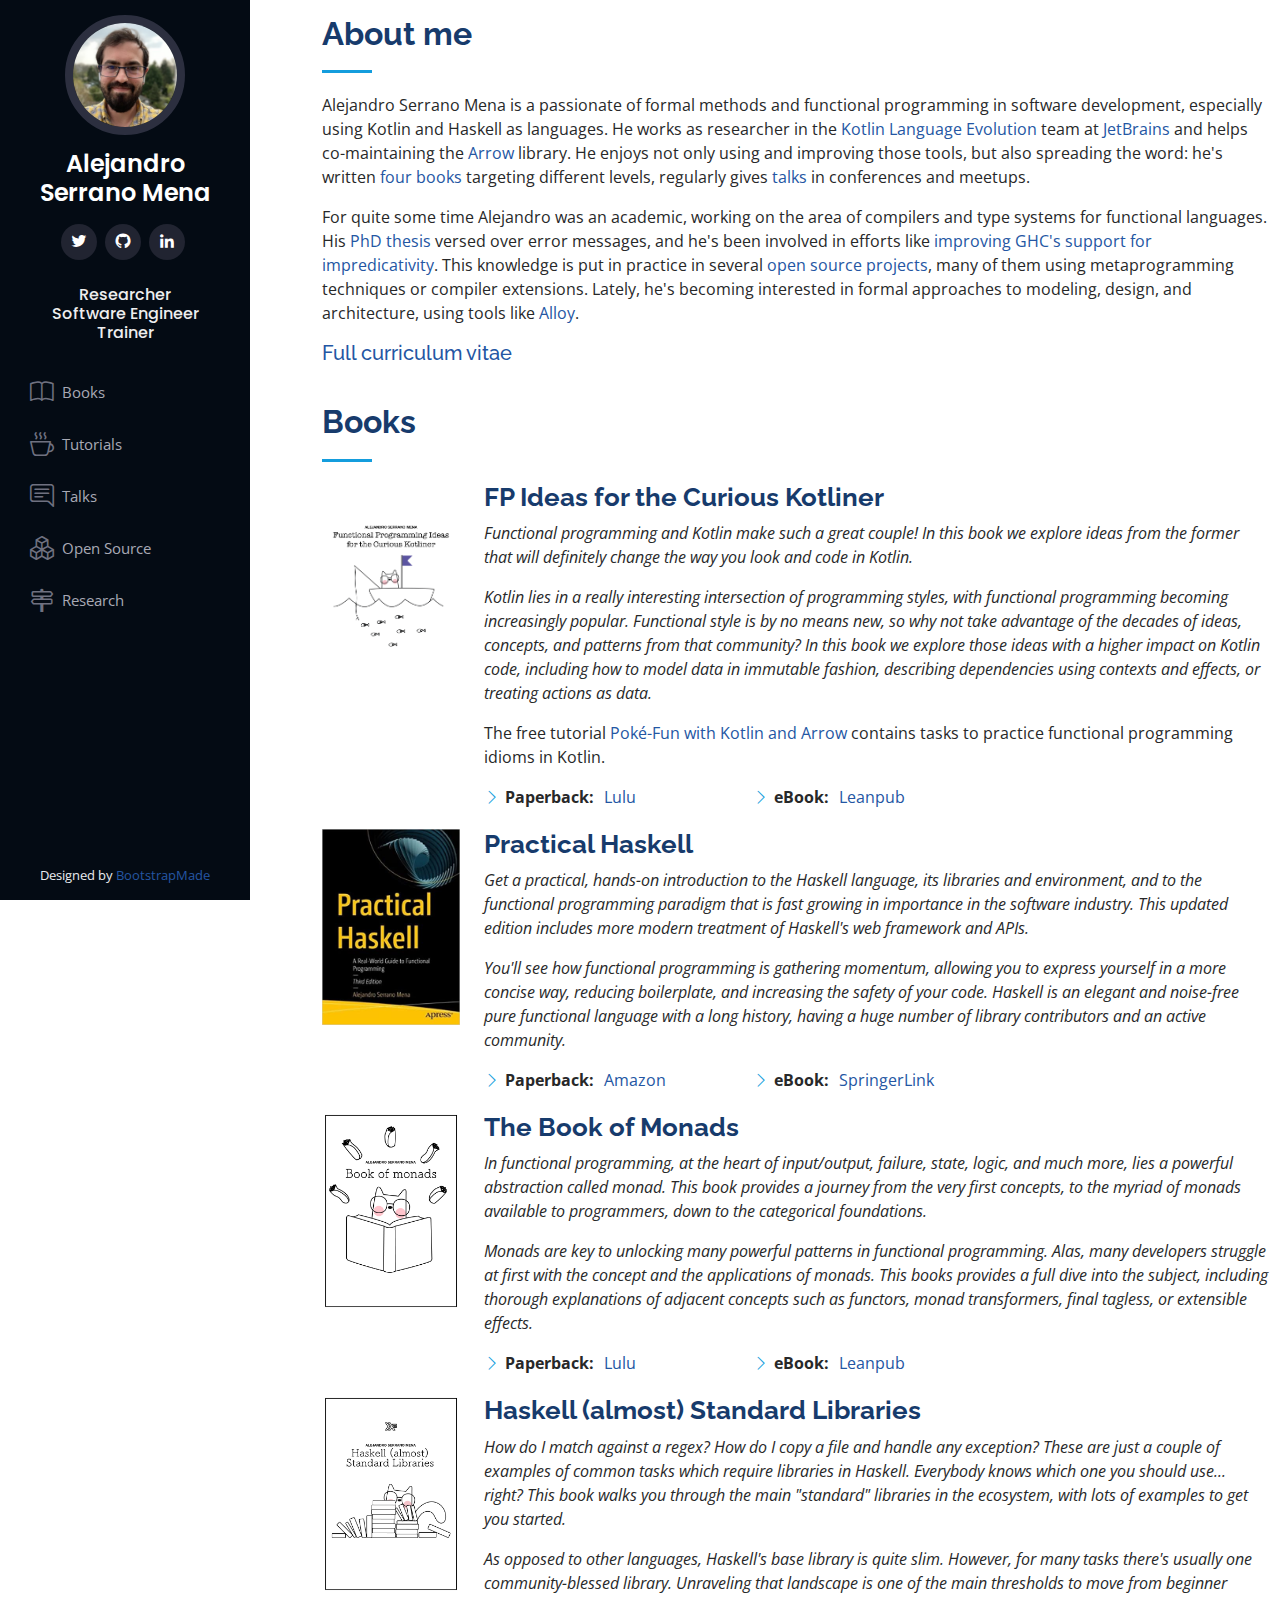
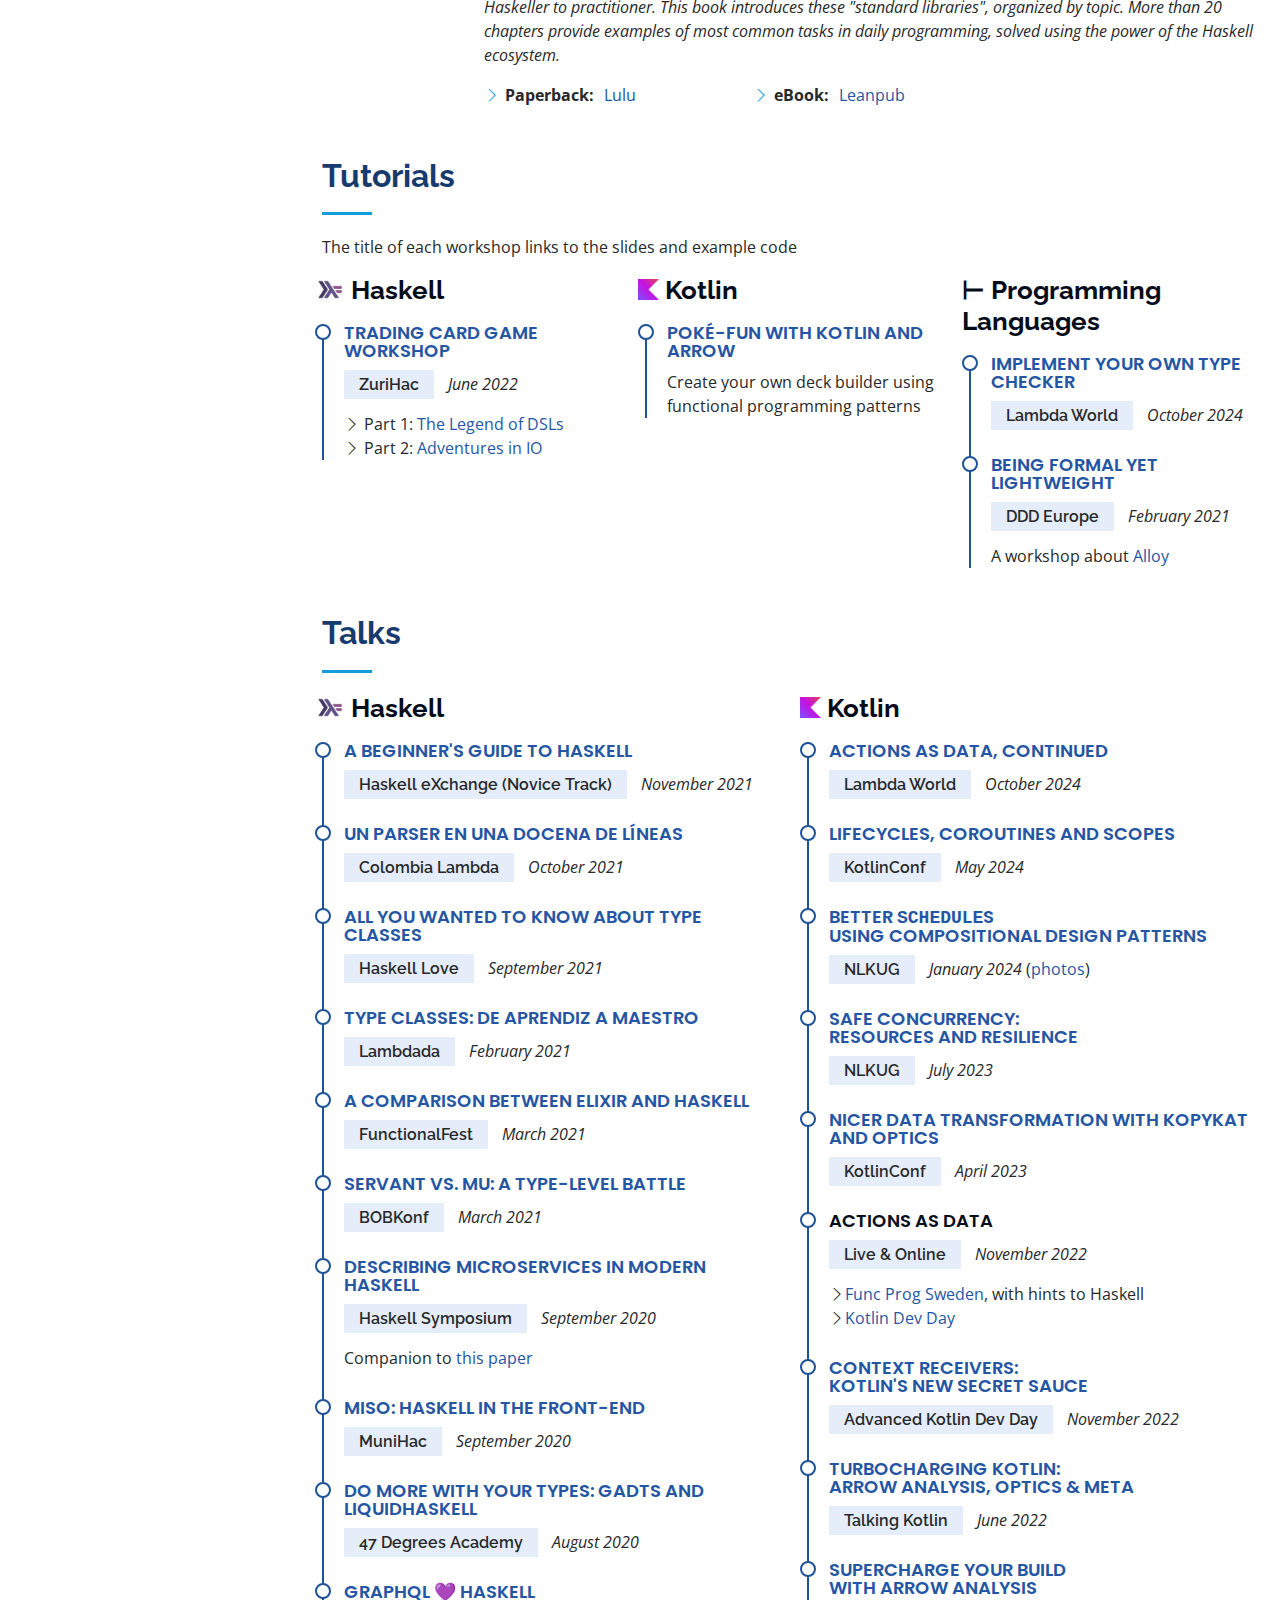
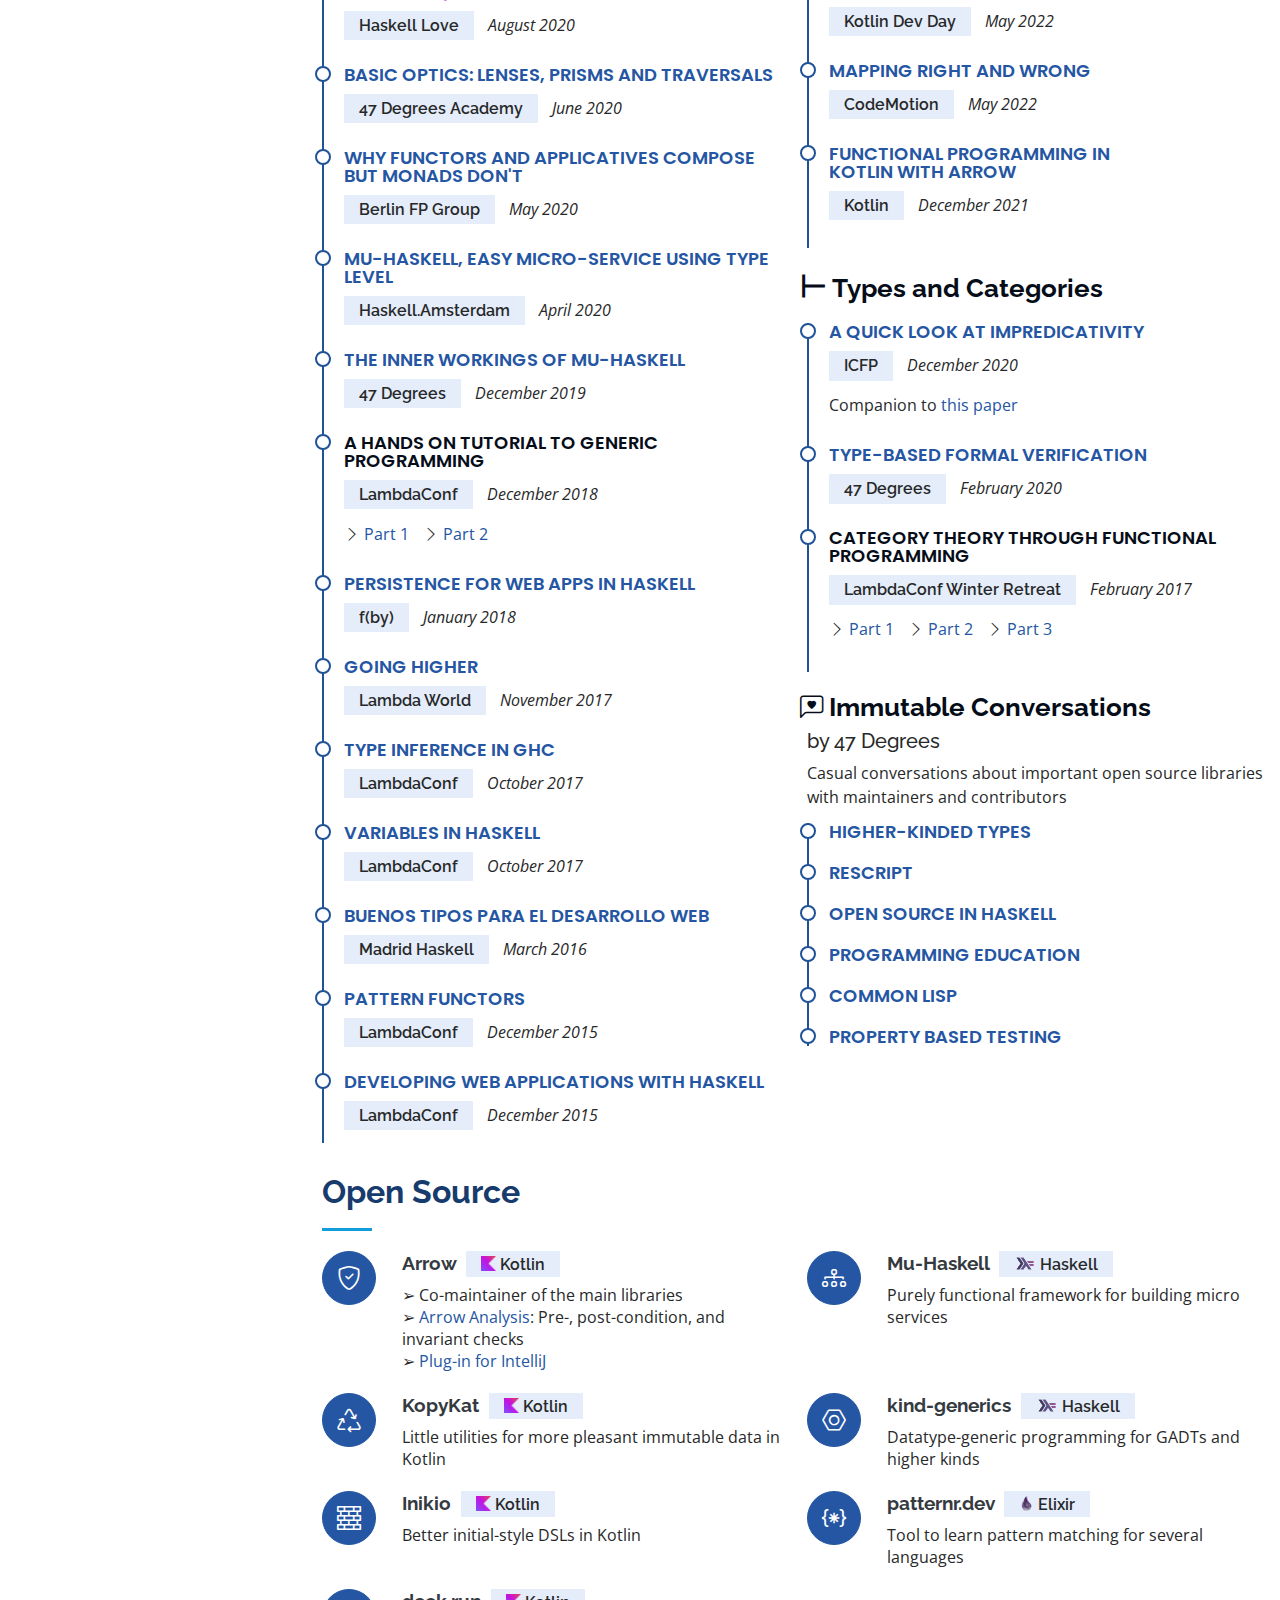
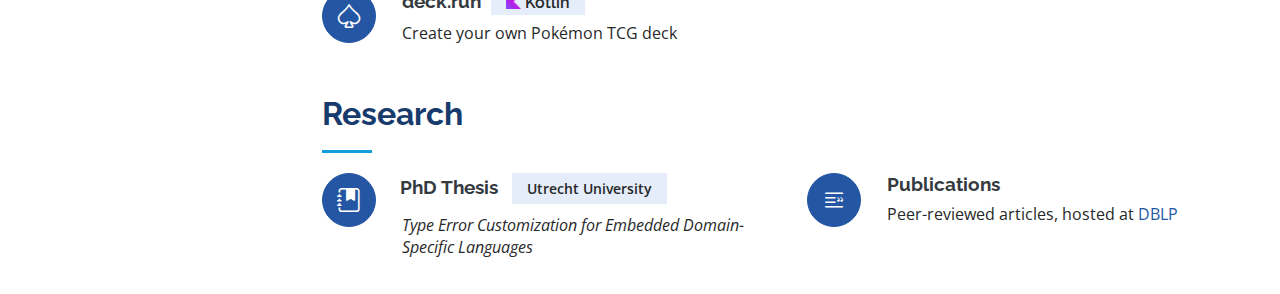
<file: index.html>
<!DOCTYPE html>
<html lang="en">

<head>
  <meta charset="utf-8">
  <meta content="width=device-width, initial-scale=1.0" name="viewport">

  <link rel="canonical" href="https://serranofp.com" />

  <title>Alejandro Serrano Mena</title>
  <meta content="Website of Alejandro Serrano Mena, software engineer and trainer specialized in functional programming in Haskell and Kotlin, and author of four books." name="description">
  <meta content="alejandro serrano, alejandro serrano mena, functional programming, haskell, kotlin, book of monads" name="keywords">

  <!-- Google Fonts -->
  <link href="https://fonts.googleapis.com/css?family=Open+Sans:300,300i,400,400i,600,600i,700,700i|Raleway:300,300i,400,400i,500,500i,600,600i,700,700i|Poppins:300,300i,400,400i,500,500i,600,600i,700,700i&display=swap" rel="stylesheet">

  <!-- Vendor CSS Files -->
  <link href="assets/vendor/aos/aos.css" rel="stylesheet">
  <link href="assets/vendor/bootstrap/css/bootstrap.min.css" rel="stylesheet">
  <link href="assets/vendor/bootstrap-icons/bootstrap-icons.css" rel="stylesheet">
  <link href="assets/vendor/boxicons/css/boxicons.min.css" rel="stylesheet">

  <!-- Template Main CSS File -->
  <link href="assets/css/style.css" rel="stylesheet">

  <!-- =======================================================
  * Template Name: iPortfolio - v3.9.0
  * Template URL: https://bootstrapmade.com/iportfolio-bootstrap-portfolio-websites-template/
  * Author: BootstrapMade.com
  * License: https://bootstrapmade.com/license/
  ======================================================== -->
</head>

<body>

  <!-- ======= Mobile nav toggle button ======= -->
  <i class="bi bi-list mobile-nav-toggle d-xl-none"></i>

  <!-- ======= Header ======= -->
  <header id="header">
    <div class="d-flex flex-column">

      <div class="profile">
        <img src="assets/img/avatar500.png" alt="Avatar of Alejandro Serrano Mena" class="img-fluid rounded-circle">
        <h1 class="text-light"><a href="index.html">Alejandro <br /> Serrano Mena</a></h1>
        <div class="social-links mt-3 text-center">
          <a href="https://twitter.com/trupill" class="twitter" aria-label="Twitter"><i class="bx bxl-twitter"></i></a>
          <a href="https://github.com/serras/" class="github" aria-label="GitHub"><i class="bx bxl-github"></i></a>
          <a href="https://www.linkedin.com/in/alejandroserranomena/" class="linkedin" aria-label="LinkedIn"><i class="bx bxl-linkedin"></i></a>
        </div>
      </div>

      <div class="profile">
        <h6>Researcher<br />Software Engineer<br />Trainer</h6>
      </div>

      <nav id="navbar" class="nav-menu navbar">
        <ul>
          <li><a href="#books" class="nav-link scrollto active"><i class="bi bi-book"></i> <span>Books</span></a></li>
          <li><a href="#tutorials" class="nav-link scrollto"><i class="bi bi-cup-hot"></i> <span>Tutorials</span></a></li>
          <li><a href="#talks" class="nav-link scrollto"><i class="bi bi-chat-right-text"></i> <span>Talks</span></a></li>
          <li><a href="#opensource" class="nav-link scrollto"><i class="bi bi-boxes"></i> <span>Open Source</span></a></li>
          <li><a href="#research" class="nav-link scrollto"><i class="bi bi-signpost-2"></i> <span>Research</span></a></li>
        </ul>
      </nav><!-- .nav-menu -->
    </div>
  </header><!-- End Header -->

  <main id="main">

    <section id="about" class="about">
      <div class="container">

        <div class="section-title">
          <h2>About me</h2>
        </div>

        <div class="row">
          <div class="col-lg-12">
            <p>
              Alejandro Serrano Mena is a passionate of formal methods and functional programming in software development,
              especially using Kotlin and Haskell as languages.
              He works as researcher in the <a href="https://kotlinlang.org/">Kotlin</a>
              <a href="https://github.com/Kotlin/KEEP">Language Evolution</a>
              team at <a href="https://www.jetbrains.com/">JetBrains</a>
              and helps co-maintaining the <a href="https://arrow-kt.io/">Arrow</a> library.

              He enjoys not only using and improving those tools, but also spreading
              the word: he's written <a href="#books">four books</a> targeting different levels, regularly gives
              <a href="#talks">talks</a> in conferences and meetups.
            </p>
            <p>
              For quite some time Alejandro was an academic, working on the area of compilers and type systems for functional
              languages. His <a href="https://dspace.library.uu.nl/handle/1874/363523">PhD thesis</a> versed over error messages,
              and he's been involved in efforts like <a href="https://simon.peytonjones.org/assets/pdfs/impredicativity.pdf">
              improving GHC's support for impredicativity</a>. This knowledge is put in practice in several 
              <a href="#opensource">open source projects</a>, many of them using metaprogramming techniques or compiler extensions.
              Lately, he's becoming interested in formal approaches
              to modeling, design, and architecture, using tools like <a href="https://alloytools.org/">Alloy</a>.
            </p>
            <h5><a href="assets/cv.pdf">Full curriculum vitae</a></h5>

          </div>
        </div>
    
      </div>
    </section>

    <!-- ======= About Section ======= -->
    <section id="books" class="about">
      <div class="container">

        <div class="section-title">
          <h2>Books</h2>
        </div>

        <div class="row">
          <div class="col-lg-2">
            <img src="assets/img/fp-ideas-kotlin.png" class="img-fluid" alt="Cover of FP Ideas for the Curious Kotliner">
          </div>
          <div class="col-lg-10 pt-4 pt-lg-0 content">
            <h3>FP Ideas for the Curious Kotliner</h3>
            <p class="fst-italic">
              Functional programming and Kotlin make such a great couple! In this book we explore ideas from the former that will definitely change the way you look and code in Kotlin.
            </p>
            <p class="fst-italic">
              Kotlin lies in a really interesting intersection of programming styles, with functional programming becoming increasingly popular. Functional style is by no means new, so why not take advantage of the decades of ideas, concepts, and patterns from that community? In this book we explore those ideas with a higher impact on Kotlin code, including how to model data in immutable fashion, describing dependencies using contexts and effects, or treating actions as data.
            </p>
            <p>
              The free tutorial <a href="https://serranofp.com/poke-fun/">Poké-Fun with Kotlin and Arrow</a> contains tasks to practice functional programming idioms in Kotlin.
            </p>
            <div class="row">
              <div class="col-lg-4">
                <ul>
                  <li><i class="bi bi-chevron-right"></i> <strong>Paperback:</strong> <a href="https://www.lulu.com/shop/alejandro-serrano-mena/functional-programming-ideas-for-the-curious-kotliner/paperback/product-nkyddy.html">Lulu</a></li>
                </ul>
              </div>
              <div class="col-lg-5">
                <ul>
                  <li><i class="bi bi-chevron-right"></i> <strong>eBook:</strong> <a href="https://leanpub.com/fp-ideas-kotlin">Leanpub</a></li>
                </ul>
              </div>
            </div>

          </div>
        </div>

        <div class="row">
          <div class="col-lg-2">
            <img src="assets/img/practical-haskell.jpeg" class="img-fluid" alt="Cover for Practical Haskell">
          </div>
          <div class="col-lg-10 pt-4 pt-lg-0 content">
            <h3>Practical Haskell</h3>
            <p class="fst-italic">
              Get a practical, hands-on introduction to the Haskell language, its libraries and environment, and to the functional programming paradigm that is fast growing in importance in the software industry. This updated edition includes more modern treatment of Haskell's web framework and APIs.
            </p>
            <p class="fst-italic">
              You'll see how functional programming is gathering momentum, allowing you to express yourself in a more concise way, reducing boilerplate, and increasing the safety of your code. Haskell is an elegant and noise-free pure functional language with a long history, having a huge number of library contributors and an active community. 
            </p>
            <div class="row">
              <div class="col-lg-4">
                <ul>
                  <li><i class="bi bi-chevron-right"></i> <strong>Paperback:</strong> <a href="https://www.amazon.com/Practical-Haskell-Real-World-Functional-Programming/dp/1484285808">Amazon</a></li>
                </ul>
              </div>
              <div class="col-lg-5">
                <ul>
                  <li><i class="bi bi-chevron-right"></i> <strong>eBook:</strong> <a href="https://link.springer.com/book/10.1007/978-1-4842-8581-7">SpringerLink</a></li>
                </ul>
              </div>
            </div>
          </div>
        </div>

        <div class="row">
          <div class="col-lg-2">
            <img src="assets/img/monads.png" class="img-fluid" alt="Cover for The Book of Monads">
          </div>
          <div class="col-lg-10 pt-4 pt-lg-0 content">
            <h3>The Book of Monads</h3>
            <p class="fst-italic">
              In functional programming, at the heart of input/output, failure, state, logic, and much more, lies a powerful abstraction called monad. This book provides a journey from the very first concepts, to the myriad of monads available to programmers, down to the categorical foundations.
            </p>
            <p class="fst-italic">
                Monads are key to unlocking many powerful patterns in functional programming. Alas, many developers struggle at first with the concept and the applications of monads. This books provides a full dive into the subject, including thorough explanations of adjacent concepts such as functors, monad transformers, final tagless, or extensible effects.
            </p>
            <div class="row">
              <div class="col-lg-4">
                <ul>
                  <li><i class="bi bi-chevron-right"></i> <strong>Paperback:</strong> <a href="https://www.lulu.com/shop/alejandro-serrano-mena/book-of-monads/paperback/product-87e628.html">Lulu</a></li>
                </ul>
              </div>
              <div class="col-lg-5">
                <ul>
                  <li><i class="bi bi-chevron-right"></i> <strong>eBook:</strong> <a href="https://leanpub.com/book-of-monads">Leanpub</a></li>
                </ul>
              </div>
            </div>
          </div>
        </div>

        <div class="row">
          <div class="col-lg-2">
            <img src="assets/img/stdlibs.png" class="img-fluid" alt="Cover for Haskell (almost) Standard Libraries">
          </div>
          <div class="col-lg-10 pt-4 pt-lg-0 content">
            <h3>Haskell (almost) Standard Libraries</h3>
            <p class="fst-italic">
              How do I match against a regex? How do I copy a file and handle any exception? These are just a couple of examples of common tasks which require libraries in Haskell. Everybody knows which one you should use... right? This book walks you through the main "standard" libraries in the ecosystem, with lots of examples to get you started.
            </p>
            <p class="fst-italic">
              As opposed to other languages, Haskell's base library is quite slim. However, for many tasks there's usually one community-blessed library. Unraveling that landscape is one of the main thresholds to move from beginner Haskeller to practitioner. This book introduces these "standard libraries", organized by topic. More than 20 chapters provide examples of most common tasks in daily programming, solved using the power of the Haskell ecosystem.
            </p>
            <div class="row">
              <div class="col-lg-4">
                <ul>
                  <li><i class="bi bi-chevron-right"></i> <strong>Paperback:</strong> <a href="https://www.lulu.com/shop/alejandro-serrano-mena/haskell-almost-standard-libraries/paperback/product-n8y4z8.html">Lulu</a></li>
                </ul>
              </div>
              <div class="col-lg-5">
                <ul>
                  <li><i class="bi bi-chevron-right"></i> <strong>eBook:</strong> <a href="https://leanpub.com/haskell-stdlibs/">Leanpub</a></li>
                </ul>
              </div>
            </div>
          </div>
        </div>

      </div>
    </section><!-- End About Section -->

    <section id="tutorials" class="resume">
      <div class="container">

        <div class="section-title">
          <h2>Tutorials</h2>
        </div>

        <p>The title of each workshop links to the slides and example code</p>

        <div class="row">
          <div class="col-lg-4">
            <h3 class="resume-title" style="margin-top: 0px;">
              <img src="assets/img/haskell-logo.png" alt="Haskell logo" />
              Haskell
            </h3>
            <div class="resume-item">
              <h4><a href="https://serranofp.com/zurihac-workshop">Trading Card Game Workshop</a></h4>
              <h5 style="display: inline-block;">ZuriHac</h5>
              <p style="display: inline-block; margin-left: 10px;"><em>June 2022</em></p>
              <p>
                <i class="bi bi-chevron-right"></i> Part 1: <a href="https://www.youtube.com/watch?v=kdkWhtpX1BA&list=PLhOAqXNnGvK4_TYMuVygLwWEewntFCBbH">The Legend of DSLs</a>
                <br />
                <i class="bi bi-chevron-right"></i> Part 2: <a href="https://www.youtube.com/watch?v=Gt6OeWxkcEI&list=PLhOAqXNnGvK4_TYMuVygLwWEewntFCBbH">Adventures in IO</a>
              </p>
            </div>
          </div>

          <div class="col-lg-4">
            <h3 class="resume-title" style="margin-top: 0px;">
              <img src="assets/img/kotlin-logo.png" alt="Kotlin logo" />
              Kotlin
            </h3>
            <div class="resume-item">
              <h4><a href="https://serranofp.com/poke-fun/">Poké-Fun with Kotlin and Arrow</a></h4>
              <p>Create your own deck builder using functional programming patterns</p>
            </div>
          </div>

          <div class="col-lg-4">
            <h3 class="resume-title" style="margin-top: 0px;">
              &vdash;
              Programming Languages
            </h3>
            <div class="resume-item">
              <h4><a href="https://serranofp.com/types-workshop/">Implement Your Own Type Checker</a></h4>
              <h5 style="display: inline-block;">Lambda World</h5>
              <p style="display: inline-block; margin-left: 10px;"><em>October 2024</em></p>
            </div>
            <div class="resume-item">
              <h4><a href="https://serranofp.com/dddeu21/">Being Formal Yet Lightweight</a></h4>
              <h5 style="display: inline-block;">DDD Europe</h5>
              <p style="display: inline-block; margin-left: 10px;"><em>February 2021</em></p>
              <p>A workshop about <a href="https://alloy.readthedocs.io/en/latest/">Alloy</a></p>
            </div>
          </div>
        </div>
      </div>
    </section>


    <!-- ======= Resume Section ======= -->
    <section id="talks" class="resume">
      <div class="container">

        <div class="section-title">
          <h2>Talks</h2>
        </div>

        <div class="row">
          <div class="col-lg-6">
            <h3 class="resume-title" style="margin-top: 0px;">
              <img src="assets/img/haskell-logo.png" alt="Haskell logo" />
              Haskell
            </h3>
            <div class="resume-item">
              <h4><a href="https://www.youtube.com/watch?v=2nLVRcDWKJw">A Beginner's Guide to Haskell</a></h4>
              <h5 style="display: inline-block;">Haskell eXchange (Novice Track)</h5>
              <p style="display: inline-block; margin-left: 10px;"><em>November 2021</em></p>
            </div>
            <div class="resume-item">
              <h4><a href="https://www.youtube.com/watch?v=2TKuzeRG_lI&list=PLhOAqXNnGvK4_TYMuVygLwWEewntFCBbH">Un parser en una docena de líneas</a></h4>
              <h5 style="display: inline-block;">Colombia Lambda</h5>
              <p style="display: inline-block; margin-left: 10px;"><em>October 2021</em></p>
            </div>
            <div class="resume-item">
              <h4><a href="https://www.youtube.com/watch?v=8o51sA12VfI">All You Wanted to Know About Type Classes</a></h4>
              <h5 style="display: inline-block;">Haskell Love</h5>
              <p style="display: inline-block; margin-left: 10px;"><em>September 2021</em></p>
            </div>
            <div class="resume-item">
              <h4><a href="https://www.youtube.com/watch?v=ipIY7MWhk8s&list=PLhOAqXNnGvK4_TYMuVygLwWEewntFCBbH">Type classes: de aprendiz a maestro</a></h4>
              <h5 style="display: inline-block;">Lambdada</h5>
              <p style="display: inline-block; margin-left: 10px;"><em>February 2021</em></p>
            </div>
            <div class="resume-item">
              <h4><a href="https://www.youtube.com/watch?v=alXhK5ZI9SE&list=PLhOAqXNnGvK4_TYMuVygLwWEewntFCBbH">A comparison between Elixir and Haskell</a></h4>
              <h5 style="display: inline-block;">FunctionalFest</h5>
              <p style="display: inline-block; margin-left: 10px;"><em>March 2021</em></p>
            </div>
            <div class="resume-item">
              <h4><a href="https://www.youtube.com/watch?v=BCGrtSEGyTA&list=PLhOAqXNnGvK4_TYMuVygLwWEewntFCBbH">Servant vs. Mu: A Type-Level Battle</a></h4>
              <h5 style="display: inline-block;">BOBKonf</h5>
              <p style="display: inline-block; margin-left: 10px;"><em>March 2021</em></p>
            </div>
            <div class="resume-item">
              <h4><a href="https://www.youtube.com/watch?v=GDITBmIzCDs&list=PLhOAqXNnGvK4_TYMuVygLwWEewntFCBbH">Describing Microservices in Modern Haskell</a></h4>
              <h5 style="display: inline-block;">Haskell Symposium</h5>
              <p style="display: inline-block; margin-left: 10px;"><em>September 2020</em></p>
              <p>Companion to <a href="https://dl.acm.org/doi/10.1145/3406088.3409018">this paper</a></p>
            </div>
            <div class="resume-item">
              <h4><a href="https://www.youtube.com/watch?v=w1TcoMmmg9c&list=PLhOAqXNnGvK4_TYMuVygLwWEewntFCBbH">Miso: Haskell in the Front-End</a></h4>
              <h5 style="display: inline-block;">MuniHac</h5>
              <p style="display: inline-block; margin-left: 10px;"><em>September 2020</em></p>
            </div>
            <div class="resume-item">
              <h4><a href="https://www.youtube.com/watch?v=TPpmmkmUaws&list=PLhOAqXNnGvK4_TYMuVygLwWEewntFCBbH">Do more with your types: GADTs and LiquidHaskell</a></h4>
              <h5 style="display: inline-block;">47 Degrees Academy</h5>
              <p style="display: inline-block; margin-left: 10px;"><em>August 2020</em></p>
            </div>
            <div class="resume-item">
              <h4><a href="https://www.youtube.com/watch?v=JbeqwfZ2dRc&list=PLhOAqXNnGvK4_TYMuVygLwWEewntFCBbH">GraphQL 💜 Haskell</a></h4>
              <h5 style="display: inline-block;">Haskell Love</h5>
              <p style="display: inline-block; margin-left: 10px;"><em>August 2020</em></p>
            </div>
            <div class="resume-item">
              <h4><a href="https://www.youtube.com/watch?v=geV8F59q48E&list=PLhOAqXNnGvK4_TYMuVygLwWEewntFCBbH">Basic optics: lenses, prisms and traversals</a></h4>
              <h5 style="display: inline-block;">47 Degrees Academy</h5>
              <p style="display: inline-block; margin-left: 10px;"><em>June 2020</em></p>
            </div>
            <div class="resume-item">
              <h4><a href="https://www.youtube.com/watch?v=eZ9FpG8May8&list=PLhOAqXNnGvK4_TYMuVygLwWEewntFCBbH">Why Functors and Applicatives Compose but Monads Don't</a></h4>
              <h5 style="display: inline-block;">Berlin FP Group</h5>
              <p style="display: inline-block; margin-left: 10px;"><em>May 2020</em></p>
            </div>
            <div class="resume-item">
              <h4><a href="https://www.youtube.com/watch?v=gop937MGZJ0&list=PLhOAqXNnGvK4_TYMuVygLwWEewntFCBbH">Mu-Haskell, Easy Micro-service using Type Level</a></h4>
              <h5 style="display: inline-block;">Haskell.Amsterdam</h5>
              <p style="display: inline-block; margin-left: 10px;"><em>April 2020</em></p>
            </div>
            <div class="resume-item">
              <h4><a href="https://www.youtube.com/watch?v=JbHnzCtWof0&list=PLhOAqXNnGvK4_TYMuVygLwWEewntFCBbH">The Inner Workings of Mu-Haskell</a></h4>
              <h5 style="display: inline-block;">47 Degrees</h5>
              <p style="display: inline-block; margin-left: 10px;"><em>December 2019</em></p>
            </div>
            <div class="resume-item">
              <h4>A Hands on Tutorial to Generic Programming</h4>
              <h5 style="display: inline-block;">LambdaConf</h5>
              <p style="display: inline-block; margin-left: 10px;"><em>December 2018</em></p>
              <br />
              <p style="display: inline-block; margin-right: 10px;"><i class="bi bi-chevron-right"></i> <a href="https://www.youtube.com/watch?v=R3HWy1NCXMs&list=PLhOAqXNnGvK4_TYMuVygLwWEewntFCBbH">Part 1</a></p>
              <p style="display: inline-block; margin-right: 10px;"><i class="bi bi-chevron-right"></i> <a href="https://www.youtube.com/watch?v=Ieep2RhmCVA">Part 2</a></p>
            </div>
            <div class="resume-item">
              <h4><a href="https://www.youtube.com/watch?v=evEIr1SHXm8&list=PLhOAqXNnGvK4_TYMuVygLwWEewntFCBbH">Persistence for Web Apps in Haskell</a></h4>
              <h5 style="display: inline-block;">f(by)</h5>
              <p style="display: inline-block; margin-left: 10px;"><em>January 2018</em></p>
            </div>
            <div class="resume-item">
              <h4><a href="https://www.youtube.com/watch?v=AwBWqm4bGSk&list=PLhOAqXNnGvK4_TYMuVygLwWEewntFCBbH">Going Higher</a></h4>
              <h5 style="display: inline-block;">Lambda World</h5>
              <p style="display: inline-block; margin-left: 10px;"><em>November 2017</em></p>
            </div>
            <div class="resume-item">
              <h4><a href="https://www.youtube.com/watch?v=63KLvC3XaZo&list=PLhOAqXNnGvK4_TYMuVygLwWEewntFCBbH">Type Inference in GHC</a></h4>
              <h5 style="display: inline-block;">LambdaConf</h5>
              <p style="display: inline-block; margin-left: 10px;"><em>October 2017</em></p>
            </div>
            <div class="resume-item">
              <h4><a href="https://www.youtube.com/watch?v=UF0D2bL6pMw&list=PLhOAqXNnGvK4_TYMuVygLwWEewntFCBbH">Variables in Haskell</a></h4>
              <h5 style="display: inline-block;">LambdaConf</h5>
              <p style="display: inline-block; margin-left: 10px;"><em>October 2017</em></p>
            </div>
            <div class="resume-item">
              <h4><a href="https://www.youtube.com/watch?v=5T-3QyCnj_A&list=PLhOAqXNnGvK4_TYMuVygLwWEewntFCBbH">Buenos tipos para el desarrollo web</a></h4>
              <h5 style="display: inline-block;">Madrid Haskell</h5>
              <p style="display: inline-block; margin-left: 10px;"><em>March 2016</em></p>
            </div>
            <div class="resume-item">
              <h4><a href="https://www.youtube.com/watch?v=FO93kIJnQ0M&list=PLhOAqXNnGvK4_TYMuVygLwWEewntFCBbH">Pattern Functors</a></h4>
              <h5 style="display: inline-block;">LambdaConf</h5>
              <p style="display: inline-block; margin-left: 10px;"><em>December 2015</em></p>
            </div>
            <div class="resume-item">
              <h4><a href="https://www.youtube.com/watch?v=FnaD4xS_hHY&list=PLhOAqXNnGvK4_TYMuVygLwWEewntFCBbH">Developing Web Applications with Haskell</a></h4>
              <h5 style="display: inline-block;">LambdaConf</h5>
              <p style="display: inline-block; margin-left: 10px;"><em>December 2015</em></p>
            </div>
            
          </div>
          <div class="col-lg-6">
            <h3 class="resume-title" style="margin-top: 0px;">
              <img src="assets/img/kotlin-logo.png" alt="Kotlin logo" />
              Kotlin
            </h3>
            <div class="resume-item">
              <h4><a href="https://www.youtube.com/watch?v=kWqz1s3RQ54">Actions as data, continued</a></h4>
              <h5 style="display: inline-block;">Lambda World</h5>
              <p style="display: inline-block; margin-left: 10px;"><em>October 2024</em></p>
            </div>
            <div class="resume-item">
              <h4><a href="https://www.youtube.com/watch?v=VyBxy3_Mj6Q">Lifecycles, coroutines and scopes</a></h4>
              <h5 style="display: inline-block;">KotlinConf</h5>
              <p style="display: inline-block; margin-left: 10px;"><em>May 2024</em></p>
            </div>
            <div class="resume-item">
              <h4><a href="https://serranofp.com/better-schedules-talk/slides">Better <tt>Schedule</tt>s<br /> using compositional design patterns</a></h4>
              <h5 style="display: inline-block;">NLKUG</h5>
              <p style="display: inline-block; margin-left: 10px;"><em>January 2024</em> (<a href="https://www.meetup.com/dutch-kotlin-user-group/photos/34289025/">photos</a>)</p>
            </div>
            <div class="resume-item">
              <h4><a href="https://www.youtube.com/watch?v=NQp5hQri8lk">Safe concurrency:<br /> resources and resilience</a></h4>
              <h5 style="display: inline-block;">NLKUG</h5>
              <p style="display: inline-block; margin-left: 10px;"><em>July 2023</em></p>
            </div>
            <div class="resume-item">
              <h4><a href="https://www.youtube.com/watch?v=atV8liVgd3w&list=PLlFc5cFwUnmwcJ7ZXyMmS70A9QFyUu1HI&index=39">Nicer data transformation with KopyKat and Optics</a></h4>
              <h5 style="display: inline-block;">KotlinConf</h5>
              <p style="display: inline-block; margin-left: 10px;"><em>April 2023</em></p>
            </div>
            <div class="resume-item">
              <h4>Actions as Data</h4>
              <h5 style="display: inline-block;">Live &amp; Online</h5>
              <p style="display: inline-block; margin-left: 10px;"><em>November 2022</em></p>
              <p>
                <i class="bi bi-chevron-right"></i><a href="https://www.youtube.com/watch?v=L47htU5THmo">Func Prog Sweden</a>, with hints to Haskell
                <br />
                <i class="bi bi-chevron-right"></i><a href="https://www.youtube.com/watch?v=ujzZITapUwA">Kotlin Dev Day</a>
              </p>
            </div>
            <div class="resume-item">
              <h4><a href="https://www.youtube.com/watch?v=2oiRCYnqhDs">Context Receivers: <br /> Kotlin's new secret sauce</a></h4>
              <h5 style="display: inline-block;">Advanced Kotlin Dev Day</h5>
              <p style="display: inline-block; margin-left: 10px;"><em>November 2022</em></p>
            </div>
            <div class="resume-item">
              <h4><a href="https://www.youtube.com/watch?v=tX4nLqcW2JA&list=PLhOAqXNnGvK4_TYMuVygLwWEewntFCBbH">Turbocharging Kotlin: <br /> Arrow Analysis, Optics & Meta</a></h4>
              <h5 style="display: inline-block;">Talking Kotlin</h5>
              <p style="display: inline-block; margin-left: 10px;"><em>June 2022</em></p>
            </div>
            <div class="resume-item">
              <h4><a href="https://www.youtube.com/watch?v=yCZtnzTnpRA&list=PLhOAqXNnGvK4_TYMuVygLwWEewntFCBbH">Supercharge your build <br /> with Arrow Analysis</a></h4>
              <h5 style="display: inline-block;">Kotlin Dev Day</h5>
              <p style="display: inline-block; margin-left: 10px;"><em>May 2022</em></p>
            </div>
            <div class="resume-item">
              <h4><a href="https://talks.codemotion.com/mapping-right-and-wrong?playlist=online-tech-conference-2022---spanish-ed">Mapping Right and Wrong</a></h4>
              <h5 style="display: inline-block;">CodeMotion</h5>
              <p style="display: inline-block; margin-left: 10px;"><em>May 2022</em></p>
            </div>
            <div class="resume-item">
              <h4><a href="https://www.youtube.com/watch?v=IDMmmrRhUvQ&list=PLhOAqXNnGvK4_TYMuVygLwWEewntFCBbH">Functional Programming in <br /> Kotlin with Arrow</a></h4>
              <h5 style="display: inline-block;">Kotlin</h5>
              <p style="display: inline-block; margin-left: 10px;"><em>December 2021</em></p>
            </div>

            <h3 class="resume-title">
              <span style="font-size: 1.2em;">&vdash;</span>
              Types and Categories
            </h3>
            <div class="resume-item">
              <h4><a href="https://www.youtube.com/watch?v=GDITBmIzCDs&list=PLhOAqXNnGvK4_TYMuVygLwWEewntFCBbH">A Quick Look at Impredicativity</a></h4>
              <h5 style="display: inline-block;">ICFP</h5>
              <p style="display: inline-block; margin-left: 10px;"><em>December 2020</em></p>
              <p>Companion to <a href="https://dl.acm.org/doi/10.1145/3408971">this paper</a></p>
            </div>
            <div class="resume-item">
              <h4><a href="https://www.youtube.com/watch?v=JboZel47XU0&list=PLhOAqXNnGvK4_TYMuVygLwWEewntFCBbH">Type-Based Formal Verification</a></h4>
              <h5 style="display: inline-block;">47 Degrees</h5>
              <p style="display: inline-block; margin-left: 10px;"><em>February 2020</em></p>
            </div>
            <div class="resume-item">
              <h4>Category Theory through Functional Programming</h4>
              <h5 style="display: inline-block;">LambdaConf Winter Retreat</h5>
              <p style="display: inline-block; margin-left: 10px;"><em>February 2017</em></p>
              <br />
              <p style="display: inline-block; margin-right: 10px;"><i class="bi bi-chevron-right"></i> <a href="https://www.youtube.com/watch?v=qXccKQ_tGC0&list=PLhOAqXNnGvK4_TYMuVygLwWEewntFCBbH">Part 1</a></p>
              <p style="display: inline-block; margin-right: 10px;"><i class="bi bi-chevron-right"></i> <a href="https://www.youtube.com/watch?v=foYT88jdSp8&list=PLhOAqXNnGvK4_TYMuVygLwWEewntFCBbH">Part 2</a></p>
              <p style="display: inline-block; margin-right: 10px;"><i class="bi bi-chevron-right"></i> <a href="https://www.youtube.com/watch?v=WTCLt5AZTk8&list=PLhOAqXNnGvK4_TYMuVygLwWEewntFCBbH">Part 3</a></p>
            </div>

            <h3 class="resume-title" style="margin-bottom: 5px;">
              <i class="bi bi-chat-left-heart" style="font-size: 0.9em;"></i>
              Immutable Conversations
            </h3>
            <h5>by 47 Degrees</h5>
            <p>Casual conversations about important open source libraries with maintainers and contributors</p>
            <div class="resume-item">
              <h4><a href="https://www.youtube.com/watch?v=7CtS_5JSRf4&list=PLhOAqXNnGvK61Ke2hGGcoqKaAAYEn5651">Higher-Kinded Types</a></h4>
            </div>
            <div class="resume-item">
              <h4><a href="https://www.youtube.com/watch?v=IlykOL4Z0gw&list=PLhOAqXNnGvK61Ke2hGGcoqKaAAYEn5651">ReScript</a></h4>
            </div>
            <div class="resume-item">
              <h4><a href="https://www.youtube.com/watch?v=wlhx1qcwtA0&list=PLhOAqXNnGvK61Ke2hGGcoqKaAAYEn5651">Open Source in Haskell</a></h4>
            </div>
            <div class="resume-item">
              <h4><a href="https://www.youtube.com/watch?v=GHMwsPwLaHc&list=PLhOAqXNnGvK61Ke2hGGcoqKaAAYEn5651">Programming Education</a></h4>
            </div>
            <div class="resume-item">
              <h4><a href="https://www.youtube.com/watch?v=pkqQq2Hwt5o&list=PLhOAqXNnGvK61Ke2hGGcoqKaAAYEn5651">Common Lisp</a></h4>
            </div>
            <div class="resume-item">
              <h4><a href="https://www.youtube.com/watch?v=5Q_Co8axdY4&list=PLhOAqXNnGvK61Ke2hGGcoqKaAAYEn5651">Property Based Testing</a></h4>
            </div>
          </div>

          
        </div>

      </div>
    </section><!-- End Resume Section -->

    <!-- ======= Services Section ======= -->
    <section id="opensource" class="services">
      <div class="container">

        <div class="section-title">
          <h2>Open Source</h2>
        </div>

        <div class="row">
          <div class="col-lg-6 col-md-6 icon-box">
            <div class="icon"><i class="bi bi-shield-check"></i></div>
            <h4 class="title">
              <a href="https://arrow-kt.io/docs/analysis/">Arrow</a>
              <span class="grey"><img src="assets/img/kotlin-logo.png" alt="Kotlin logo" /> Kotlin</span>
            </h4>
            <p class="description">
            ➢ Co-maintainer of the main libraries<br />
            ➢ <a href="https://arrow-kt.io/docs/analysis/">Arrow Analysis</a>: Pre-, post-condition, and invariant checks<br />
            ➢ <a href="https://plugins.jetbrains.com/plugin/24550-arrow">Plug-in for IntelliJ</a>
            </p>
          </div>

          <div class="col-lg-6 col-md-6 icon-box">
            <div class="icon"><i class="bi bi-diagram-3"></i></div>
            <h4 class="title">
              <a href="https://higherkindness.io/mu-haskell/">Mu-Haskell</a> 
              <span class="grey"><img src="assets/img/haskell-logo.png" alt="Haskell logo" /> Haskell</span>
            </h4>
            <p class="description">Purely functional framework for building micro services</p>
          </div>
          
          <div class="col-lg-6 col-md-6 icon-box">
            <div class="icon"><i class="bi bi-recycle"></i></div>
            <h4 class="title">
              <a href="https://kopyk.at/">KopyKat</a>
              <span class="grey"><img src="assets/img/kotlin-logo.png" alt="Kotlin logo" /> Kotlin</span>
            </h4>
            <p class="description">Little utilities for more pleasant immutable data in Kotlin</p>
          </div>

          <div class="col-lg-6 col-md-6 icon-box">
            <div class="icon"><i class="bi bi-nut"></i></div>
            <h4 class="title">
              <a href="https://gitlab.com/trupill/kind-generics/">kind-generics</a>
              <span class="grey"><img src="assets/img/haskell-logo.png" alt="Haskell logo" /> Haskell</span>
            </h4>
            <p class="description">Datatype-generic programming for GADTs and higher kinds</p>
          </div>

          <div class="col-lg-6 col-md-6 icon-box">
            <div class="icon"><i class="bi bi-bricks"></i></div>
            <h4 class="title">
              <a href="https://serranofp.com/inikio">Inikio</a>
              <span class="grey"><img src="assets/img/kotlin-logo.png" alt="Kotlin logo" /> Kotlin</span>
            </h4>
            <p class="description">Better initial-style DSLs in Kotlin</p>
          </div>

          <div class="col-lg-6 col-md-6 icon-box">
            <div class="icon"><i class="bi bi-braces-asterisk"></i></div>
            <h4 class="title">
              <a href="https://github.com/serras/patternr">patternr.dev</a>
              <span class="grey"><img src="assets/img/elixir-logo.png" alt="Elixir logo" /> Elixir</span>
            </h4>
            <p class="description">Tool to learn pattern matching for several languages</p>
          </div>

          <div class="col-lg-6 col-md-6 icon-box">
            <div class="icon"><i class="bi bi-suit-spade"></i></div>
            <h4 class="title">
              <a href="https://deck.run/">deck.run</a>
              <span class="grey"><img src="assets/img/kotlin-logo.png" alt="Kotlin logo" /> Kotlin</span>
            </h4>
            <p class="description">Create your own Pokémon TCG deck</p>
          </div>
          
        </div>

      </div>
    </section><!-- End Services Section -->

    <section id="research" class="services">
      <div class="container">

        <div class="section-title">
          <h2>Research</h2>
        </div>

        <div class="row">
          <div class="col-lg-6 col-md-6 icon-box">
            <div class="icon"><i class="bi bi-journal-bookmark-fill"></i></div>
            <h4 class="title" style="display: inline-block; margin-left: 24px;"><a href="https://dspace.library.uu.nl/handle/1874/363523">PhD Thesis</a></h4>
            <p class="thingy">Utrecht University</p>
            <p class="description"><i>Type Error Customization for Embedded Domain-Specific Languages
            </i></p>
            
          </div>
          <div class="col-lg-6 col-md-6 icon-box">
            <div class="icon"><i class="bi bi-blockquote-right"></i></div>
            <h4 class="title"><a href="https://dblp.uni-trier.de/pid/96/8524.html">Publications</a></h4>
            <p class="description">Peer-reviewed articles, hosted at <a href="https://dblp.uni-trier.de/pid/96/8524.html">DBLP</a></p>
          </div>
        </div>

      </div>
    </section><!-- End Services Section -->

  </main><!-- End #main -->

  <!-- ======= Footer ======= -->
  <footer id="footer">
    <div class="container">
      <div class="credits">
        <!-- All the links in the footer should remain intact. -->
        <!-- You can delete the links only if you purchased the pro version. -->
        <!-- Licensing information: https://bootstrapmade.com/license/ -->
        <!-- Purchase the pro version with working PHP/AJAX contact form: https://bootstrapmade.com/iportfolio-bootstrap-portfolio-websites-template/ -->
        Designed by <a href="https://bootstrapmade.com/">BootstrapMade</a>
      </div>
    </div>
  </footer><!-- End  Footer -->

  <a href="#" class="back-to-top d-flex align-items-center justify-content-center"><i class="bi bi-arrow-up-short"></i></a>

  <!-- Vendor JS Files -->
  <script src="assets/vendor/purecounter/purecounter_vanilla.js"></script>
  <script src="assets/vendor/aos/aos.js"></script>
  <script src="assets/vendor/bootstrap/js/bootstrap.bundle.min.js"></script>
  <script src="assets/vendor/typed.js/typed.min.js"></script>
  <script src="assets/vendor/waypoints/noframework.waypoints.js"></script>

  <!-- Template Main JS File -->
  <script src="assets/js/main.js"></script>

</body>

</html>
</file>
<file: assets/css/style.css>
/**
* Template Name: iPortfolio - v3.9.0
* Template URL: https://bootstrapmade.com/iportfolio-bootstrap-portfolio-websites-template/
* Author: BootstrapMade.com
* License: https://bootstrapmade.com/license/
*/

/*--------------------------------------------------------------
# General
--------------------------------------------------------------*/
body {
  font-family: "Open Sans", sans-serif;
  color: #272829;
}

a {
  color: #2456A3;
  text-decoration: none;
}

a:hover {
  color: #37b3ed;
  text-decoration: none;
}

blockquote {
  font-style: italic;
  background-color: lightgrey;
  padding: 10px 10px 1px 10px;
}

pre {
  background-color: #173b6c;
  padding: 10px 10px 10px 10px;
  color: white;
}

h1,
h2,
h3,
h4,
h5,
h6 {
  font-family: "Raleway", sans-serif;
}

/*--------------------------------------------------------------
# Back to top button
--------------------------------------------------------------*/
.back-to-top {
  position: fixed;
  visibility: hidden;
  opacity: 0;
  right: 15px;
  bottom: 15px;
  z-index: 996;
  background: #149ddd;
  width: 40px;
  height: 40px;
  border-radius: 50px;
  transition: all 0.4s;
}

.back-to-top i {
  font-size: 28px;
  color: #fff;
  line-height: 0;
}

.back-to-top:hover {
  background: #2eafec;
  color: #fff;
}

.back-to-top.active {
  visibility: visible;
  opacity: 1;
}

/*--------------------------------------------------------------
# Header
--------------------------------------------------------------*/
#header {
  position: fixed;
  top: 0;
  left: 0;
  bottom: 0;
  width: 250px;
  transition: all ease-in-out 0.5s;
  z-index: 9997;
  transition: all 0.5s;
  padding: 0 15px;
  background: #040b14;
  overflow-y: auto;
}

#header .profile img {
  margin: 15px auto;
  display: block;
  width: 120px;
  border: 8px solid #2c2f3f;
}

#header .profile h1 {
  font-size: 24px;
  margin: 0;
  padding: 0;
  font-weight: 600;
  -moz-text-align-last: center;
  text-align-last: center;
  font-family: "Poppins", sans-serif;
}

#header .profile h1 a,
#header .profile h1 a:hover {
  color: #fff;
  text-decoration: none;
}

#header .profile .social-links a {
  font-size: 18px;
  display: inline-block;
  background: #212431;
  color: #fff;
  line-height: 1;
  padding: 8px 0;
  margin-right: 4px;
  border-radius: 50%;
  text-align: center;
  width: 36px;
  height: 36px;
  transition: 0.3s;
}

#header .profile .social-links a:hover {
  background: #149ddd;
  color: #fff;
  text-decoration: none;
}

#header .profile h6 {
  padding-top: 25px;
  color: #eee;
  text-align-last: center;
  font-family: "Poppins", sans-serif;
}

#main {
  margin-left: 310px;
}

@media (max-width: 1199px) {
  #header {
    left: -300px;
  }

  #main {
    margin-left: 0;
  }
}

/*--------------------------------------------------------------
# Navigation Menu
--------------------------------------------------------------*/
/* Desktop Navigation */
.nav-menu {
  padding: 20px 0 0 0;
}

.nav-menu * {
  margin: 0;
  padding: 0;
  list-style: none;
}

.nav-menu>ul>li {
  position: relative;
  white-space: nowrap;
}

.nav-menu a,
.nav-menu a:focus {
  display: flex;
  align-items: center;
  color: #a8a9b4;
  padding: 4px 15px;
  margin-bottom: 8px;
  transition: 0.3s;
  font-size: 15px;
}

.nav-menu a i,
.nav-menu a:focus i {
  font-size: 24px;
  padding-right: 8px;
  color: #6f7180;
}

.nav-menu a:hover,
.nav-menu .active,
.nav-menu .active:focus,
.nav-menu li:hover>a {
  text-decoration: none;
  color: #fff;
}

.nav-menu a:hover i,
.nav-menu .active i,
.nav-menu .active:focus i,
.nav-menu li:hover>a i {
  color: #2456A3;
}

/* Mobile Navigation */
.mobile-nav-toggle {
  position: fixed;
  right: 15px;
  top: 15px;
  z-index: 9998;
  border: 0;
  font-size: 24px;
  transition: all 0.4s;
  outline: none !important;
  background-color: #149ddd;
  color: #fff;
  width: 40px;
  height: 40px;
  display: inline-flex;
  align-items: center;
  justify-content: center;
  line-height: 0;
  border-radius: 50px;
  cursor: pointer;
}

.mobile-nav-active {
  overflow: hidden;
}

.mobile-nav-active #header {
  left: 0;
}

/*--------------------------------------------------------------
# Hero Section
--------------------------------------------------------------*/
#hero {
  width: 100%;
  height: 100vh;
  background: url("../img/hero-bg.jpg") top center;
  background-size: cover;
}

#hero:before {
  content: "";
  background: rgba(5, 13, 24, 0.3);
  position: absolute;
  bottom: 0;
  top: 0;
  left: 0;
  right: 0;
  z-index: 1;
}

#hero .hero-container {
  position: relative;
  z-index: 2;
  min-width: 300px;
}

#hero h1 {
  margin: 0 0 10px 0;
  font-size: 64px;
  font-weight: 700;
  line-height: 56px;
  color: #fff;
}

#hero p {
  color: #fff;
  margin-bottom: 50px;
  font-size: 26px;
  font-family: "Poppins", sans-serif;
}

#hero p span {
  color: #fff;
  padding-bottom: 4px;
  letter-spacing: 1px;
  border-bottom: 3px solid #149ddd;
}

@media (min-width: 1024px) {
  #hero {
    background-attachment: fixed;
  }
}

@media (max-width: 768px) {
  #hero h1 {
    font-size: 28px;
    line-height: 36px;
  }

  #hero h2 {
    font-size: 18px;
    line-height: 24px;
    margin-bottom: 30px;
  }
}

/*--------------------------------------------------------------
# Sections General
--------------------------------------------------------------*/
section {
  padding: 15px 0;
  overflow: hidden;
}

.section-bg {
  background: #f5f8fd;
}

.section-title {
  padding-bottom: 0px;
}

.section-title h2 {
  font-size: 32px;
  font-weight: bold;
  margin-bottom: 20px;
  padding-bottom: 20px;
  position: relative;
  color: #173b6c;
}

.section-title h2::after {
  content: "";
  position: absolute;
  display: block;
  width: 50px;
  height: 3px;
  background: #149ddd;
  bottom: 0;
  left: 0;
}

.section-title p {
  margin-bottom: 0;
}

/*--------------------------------------------------------------
# About
--------------------------------------------------------------*/
.about .content h3 {
  font-weight: 700;
  font-size: 26px;
  color: #173b6c;
}

.about .content ul {
  list-style: none;
  padding: 0;
}

.about .content ul li {
  margin-bottom: 20px;
  display: flex;
  align-items: center;
}

.about .content ul strong {
  margin-right: 10px;
}

.about .content ul i {
  font-size: 16px;
  margin-right: 5px;
  color: #149ddd;
  line-height: 0;
}

.about .content p:last-child {
  margin-bottom: 0;
}

/*--------------------------------------------------------------
# Facts
--------------------------------------------------------------*/
.facts {
  padding-bottom: 30px;
}

.facts .count-box {
  padding: 30px;
  width: 100%;
}

.facts .count-box i {
  display: block;
  font-size: 44px;
  color: #149ddd;
  float: left;
  line-height: 0;
}

.facts .count-box span {
  font-size: 48px;
  line-height: 40px;
  display: block;
  font-weight: 700;
  color: #050d18;
  margin-left: 60px;
}

.facts .count-box p {
  padding: 15px 0 0 0;
  margin: 0 0 0 60px;
  font-family: "Raleway", sans-serif;
  font-size: 14px;
  color: #122f57;
}

.facts .count-box a {
  font-weight: 600;
  display: block;
  margin-top: 20px;
  color: #122f57;
  font-size: 15px;
  font-family: "Poppins", sans-serif;
  transition: ease-in-out 0.3s;
}

.facts .count-box a:hover {
  color: #1f5297;
}

/*--------------------------------------------------------------
# Akills
--------------------------------------------------------------*/
.skills .progress {
  height: 60px;
  display: block;
  background: none;
  border-radius: 0;
}

.skills .progress .skill {
  padding: 0;
  margin: 0 0 6px 0;
  text-transform: uppercase;
  display: block;
  font-weight: 600;
  font-family: "Poppins", sans-serif;
  color: #050d18;
}

.skills .progress .skill .val {
  float: right;
  font-style: normal;
}

.skills .progress-bar-wrap {
  background: #dce8f8;
  height: 10px;
}

.skills .progress-bar {
  width: 1px;
  height: 10px;
  transition: 0.9s;
  background-color: #149ddd;
}

/*--------------------------------------------------------------
# Resume
--------------------------------------------------------------*/
.resume .resume-title {
  font-size: 26px;
  font-weight: 700;
  margin-top: 20px;
  margin-bottom: 20px;
  color: #050d18;
  margin-left: -7px;
}

.resume .resume-title img {
  height: 26px;
  padding-bottom: 5px;
}

.oss {
  font-size: 26px;
  font-weight: 700;
  margin-bottom: 20px;
  color: #050d18;
  margin-left: 15px;
}

.oss img {
  height: 26px;
  padding-bottom: 5px;
}

.resume .resume-item {
  padding: 0 0 15px 20px;
  margin-top: -2px;
  border-left: 2px solid #1f5297;
  position: relative;
}

.resume .resume-item h4 {
  line-height: 18px;
  font-size: 18px;
  font-weight: 600;
  text-transform: uppercase;
  font-family: "Poppins", sans-serif;
  color: #050d18;
  margin-bottom: 10px;
}

.resume .resume-item h5 {
  font-size: 16px;
  background: #e4edf9;
  padding: 5px 15px;
  display: inline-block;
  font-weight: 600;
  margin-bottom: 10px;
}

.thingy {
  font-size: 14px;
  background: #e4edf9;
  padding: 5px 15px;
  display: inline-block;
  font-weight: 600;
  margin-bottom: 10px;
  margin-left: 10px;
}

.resume .resume-item ul {
  padding-left: 20px;
}

.resume .resume-item ul li {
  padding-bottom: 10px;
}

.resume .resume-item:last-child {
  padding-bottom: 0;
}

.resume .resume-item::before {
  content: "";
  position: absolute;
  width: 16px;
  height: 16px;
  border-radius: 50px;
  left: -9px;
  top: 0;
  background: #fff;
  border: 2px solid #1f5297;
}

/*--------------------------------------------------------------
# Portfolio
--------------------------------------------------------------*/
.portfolio .portfolio-item {
  margin-bottom: 30px;
}

.portfolio #portfolio-flters {
  padding: 0;
  margin: 0 auto 35px auto;
  list-style: none;
  text-align: center;
  background: #fff;
  border-radius: 50px;
  padding: 2px 15px;
}

.portfolio #portfolio-flters li {
  cursor: pointer;
  display: inline-block;
  padding: 10px 15px 8px 15px;
  font-size: 14px;
  font-weight: 600;
  line-height: 1;
  text-transform: uppercase;
  color: #272829;
  margin-bottom: 5px;
  transition: all 0.3s ease-in-out;
}

.portfolio #portfolio-flters li:hover,
.portfolio #portfolio-flters li.filter-active {
  color: #149ddd;
}

.portfolio #portfolio-flters li:last-child {
  margin-right: 0;
}

.portfolio .portfolio-wrap {
  transition: 0.3s;
  position: relative;
  overflow: hidden;
  z-index: 1;
}

.portfolio .portfolio-wrap::before {
  content: "";
  background: rgba(255, 255, 255, 0.5);
  position: absolute;
  left: 0;
  right: 0;
  top: 0;
  bottom: 0;
  transition: all ease-in-out 0.3s;
  z-index: 2;
  opacity: 0;
}

.portfolio .portfolio-wrap .portfolio-links {
  opacity: 1;
  left: 0;
  right: 0;
  bottom: -60px;
  z-index: 3;
  position: absolute;
  transition: all ease-in-out 0.3s;
  display: flex;
  justify-content: center;
}

.portfolio .portfolio-wrap .portfolio-links a {
  color: #fff;
  font-size: 28px;
  text-align: center;
  background: rgba(20, 157, 221, 0.75);
  transition: 0.3s;
  width: 50%;
}

.portfolio .portfolio-wrap .portfolio-links a:hover {
  background: rgba(20, 157, 221, 0.95);
}

.portfolio .portfolio-wrap .portfolio-links a+a {
  border-left: 1px solid #37b3ed;
}

.portfolio .portfolio-wrap:hover::before {
  top: 0;
  left: 0;
  right: 0;
  bottom: 0;
  opacity: 1;
}

.portfolio .portfolio-wrap:hover .portfolio-links {
  opacity: 1;
  bottom: 0;
}

/*--------------------------------------------------------------
# Portfolio Details
--------------------------------------------------------------*/
.portfolio-details {
  padding-top: 40px;
}

.portfolio-details .portfolio-details-slider img {
  width: 100%;
}

.portfolio-details .portfolio-details-slider .swiper-pagination {
  margin-top: 20px;
  position: relative;
}

.portfolio-details .portfolio-details-slider .swiper-pagination .swiper-pagination-bullet {
  width: 12px;
  height: 12px;
  background-color: #fff;
  opacity: 1;
  border: 1px solid #149ddd;
}

.portfolio-details .portfolio-details-slider .swiper-pagination .swiper-pagination-bullet-active {
  background-color: #149ddd;
}

.portfolio-details .portfolio-info {
  padding: 30px;
  box-shadow: 0px 0 30px rgba(5, 13, 24, 0.08);
}

.portfolio-details .portfolio-info h3 {
  font-size: 22px;
  font-weight: 700;
  margin-bottom: 20px;
  padding-bottom: 20px;
  border-bottom: 1px solid #eee;
}

.portfolio-details .portfolio-info ul {
  list-style: none;
  padding: 0;
  font-size: 15px;
}

.portfolio-details .portfolio-info ul li+li {
  margin-top: 10px;
}

.portfolio-details .portfolio-description {
  padding-top: 30px;
}

.portfolio-details .portfolio-description h2 {
  font-size: 26px;
  font-weight: 700;
  margin-bottom: 20px;
}

.portfolio-details .portfolio-description p {
  padding: 0;
}

/*--------------------------------------------------------------
# Services
--------------------------------------------------------------*/
.services .icon-box {
  margin-bottom: 5px;
}

.services .grey {
  font-size: 16px;
  background: #e4edf9;
  padding: 4px 15px;
  padding-bottom: 1px;
  display: inline-block;
  font-weight: 600;
  margin-left: 5px;
}

.services .grey img {
  height: 20px;
  padding-bottom: 5px;
}

.services .icon {
  float: left;
  display: flex;
  align-items: center;
  justify-content: center;
  width: 54px;
  height: 54px;
  background: #2456A3;
  border-radius: 50%;
  transition: 0.5s;
  border: 1px solid #2456A3;
}

.services .icon i {
  color: #fff;
  font-size: 24px;
  line-height: 0;
}

.services .icon-box:hover .icon {
  background: #fff;
}

.services .icon-box:hover .icon i {
  color: #2456A3;
}

.services .title {
  margin-left: 80px;
  font-weight: 700;
  margin-bottom: 7px;
  font-size: 19px;
}

.services .title a {
  color: #343a40;
}

.services .title a:hover {
  color: #149ddd;
}

.services .description {
  margin-left: 80px;
  line-height: 22px;
  font-size: 16px;
}

/*--------------------------------------------------------------
# Testimonials
--------------------------------------------------------------*/
.testimonials .testimonials-carousel,
.testimonials .testimonials-slider {
  overflow: hidden;
}

.testimonials .testimonial-item {
  box-sizing: content-box;
  text-align: center;
  min-height: 320px;
}

.testimonials .testimonial-item .testimonial-img {
  width: 90px;
  border-radius: 50%;
  margin: 0 auto;
}

.testimonials .testimonial-item h3 {
  font-size: 18px;
  font-weight: bold;
  margin: 10px 0 5px 0;
  color: #111;
}

.testimonials .testimonial-item h4 {
  font-size: 14px;
  color: #999;
  margin: 0;
}

.testimonials .testimonial-item .quote-icon-left,
.testimonials .testimonial-item .quote-icon-right {
  color: #c3e8fa;
  font-size: 26px;
}

.testimonials .testimonial-item .quote-icon-left {
  display: inline-block;
  left: -5px;
  position: relative;
}

.testimonials .testimonial-item .quote-icon-right {
  display: inline-block;
  right: -5px;
  position: relative;
  top: 10px;
}

.testimonials .testimonial-item p {
  font-style: italic;
  margin: 0 15px 15px 15px;
  padding: 20px;
  background: #fff;
  position: relative;
  margin-bottom: 35px;
  border-radius: 6px;
  box-shadow: 0px 2px 15px rgba(0, 0, 0, 0.1);
}

.testimonials .testimonial-item p::after {
  content: "";
  width: 0;
  height: 0;
  border-top: 20px solid #fff;
  border-right: 20px solid transparent;
  border-left: 20px solid transparent;
  position: absolute;
  bottom: -20px;
  left: calc(50% - 20px);
}

.testimonials .swiper-pagination {
  margin-top: 20px;
  position: relative;
}

.testimonials .swiper-pagination .swiper-pagination-bullet {
  width: 12px;
  height: 12px;
  background-color: #fff;
  opacity: 1;
  border: 1px solid #149ddd;
}

.testimonials .swiper-pagination .swiper-pagination-bullet-active {
  background-color: #149ddd;
}

/*--------------------------------------------------------------
# Contact
--------------------------------------------------------------*/
.contact {
  padding-bottom: 130px;
}

.contact .info {
  padding: 30px;
  background: #fff;
  width: 100%;
  box-shadow: 0 0 24px 0 rgba(0, 0, 0, 0.12);
}

.contact .info i {
  font-size: 20px;
  color: #149ddd;
  float: left;
  width: 44px;
  height: 44px;
  background: #dff3fc;
  display: flex;
  justify-content: center;
  align-items: center;
  border-radius: 50px;
  transition: all 0.3s ease-in-out;
}

.contact .info h4 {
  padding: 0 0 0 60px;
  font-size: 22px;
  font-weight: 600;
  margin-bottom: 5px;
  color: #050d18;
}

.contact .info p {
  padding: 0 0 10px 60px;
  margin-bottom: 20px;
  font-size: 14px;
  color: #173b6c;
}

.contact .info .email p {
  padding-top: 5px;
}

.contact .info .social-links {
  padding-left: 60px;
}

.contact .info .social-links a {
  font-size: 18px;
  display: inline-block;
  background: #333;
  color: #fff;
  line-height: 1;
  padding: 8px 0;
  border-radius: 50%;
  text-align: center;
  width: 36px;
  height: 36px;
  transition: 0.3s;
  margin-right: 10px;
}

.contact .info .social-links a:hover {
  background: #149ddd;
  color: #fff;
}

.contact .info .email:hover i,
.contact .info .address:hover i,
.contact .info .phone:hover i {
  background: #149ddd;
  color: #fff;
}

.contact .php-email-form {
  width: 100%;
  padding: 30px;
  background: #fff;
  box-shadow: 0 0 24px 0 rgba(0, 0, 0, 0.12);
}

.contact .php-email-form .form-group {
  padding-bottom: 8px;
}

.contact .php-email-form .validate {
  display: none;
  color: red;
  margin: 0 0 15px 0;
  font-weight: 400;
  font-size: 13px;
}

.contact .php-email-form .error-message {
  display: none;
  color: #fff;
  background: #ed3c0d;
  text-align: left;
  padding: 15px;
  font-weight: 600;
}

.contact .php-email-form .error-message br+br {
  margin-top: 25px;
}

.contact .php-email-form .sent-message {
  display: none;
  color: #fff;
  background: #18d26e;
  text-align: center;
  padding: 15px;
  font-weight: 600;
}

.contact .php-email-form .loading {
  display: none;
  background: #fff;
  text-align: center;
  padding: 15px;
}

.contact .php-email-form .loading:before {
  content: "";
  display: inline-block;
  border-radius: 50%;
  width: 24px;
  height: 24px;
  margin: 0 10px -6px 0;
  border: 3px solid #18d26e;
  border-top-color: #eee;
  -webkit-animation: animate-loading 1s linear infinite;
  animation: animate-loading 1s linear infinite;
}

.contact .php-email-form .form-group {
  margin-bottom: 15px;
}

.contact .php-email-form label {
  padding-bottom: 8px;
}

.contact .php-email-form input,
.contact .php-email-form textarea {
  border-radius: 0;
  box-shadow: none;
  font-size: 14px;
}

.contact .php-email-form input {
  height: 44px;
}

.contact .php-email-form textarea {
  padding: 10px 15px;
}

.contact .php-email-form button[type=submit] {
  background: #149ddd;
  border: 0;
  padding: 10px 24px;
  color: #fff;
  transition: 0.4s;
  border-radius: 4px;
}

.contact .php-email-form button[type=submit]:hover {
  background: #37b3ed;
}

@-webkit-keyframes animate-loading {
  0% {
    transform: rotate(0deg);
  }

  100% {
    transform: rotate(360deg);
  }
}

@keyframes animate-loading {
  0% {
    transform: rotate(0deg);
  }

  100% {
    transform: rotate(360deg);
  }
}

/*--------------------------------------------------------------
# Breadcrumbs
--------------------------------------------------------------*/
.breadcrumbs {
  padding: 20px 0;
  background: #f9f9f9;
}

.breadcrumbs h2 {
  font-size: 26px;
  font-weight: 300;
}

.breadcrumbs ol {
  display: flex;
  flex-wrap: wrap;
  list-style: none;
  padding: 0;
  margin: 0;
  font-size: 15px;
}

.breadcrumbs ol li+li {
  padding-left: 10px;
}

.breadcrumbs ol li+li::before {
  display: inline-block;
  padding-right: 10px;
  color: #0e2442;
  content: "/";
}

@media (max-width: 768px) {
  .breadcrumbs .d-flex {
    display: block !important;
  }

  .breadcrumbs ol {
    display: block;
  }

  .breadcrumbs ol li {
    display: inline-block;
  }
}

/*--------------------------------------------------------------
# Footer
--------------------------------------------------------------*/
#footer {
  padding: 15px;
  color: #f4f6fd;
  font-size: 14px;
  position: fixed;
  left: 0;
  bottom: 0;
  width: 250px;
  z-index: 9999;
  background: #040b14;
}

#footer .copyright {
  text-align: center;
}

#footer .credits {
  padding-top: 5px;
  text-align: center;
  font-size: 13px;
  color: #eaebf0;
}

@media (max-width: 1199px) {
  #footer {
    position: static;
    width: auto;
    padding-right: 20px 15px;
  }
}
</file>
